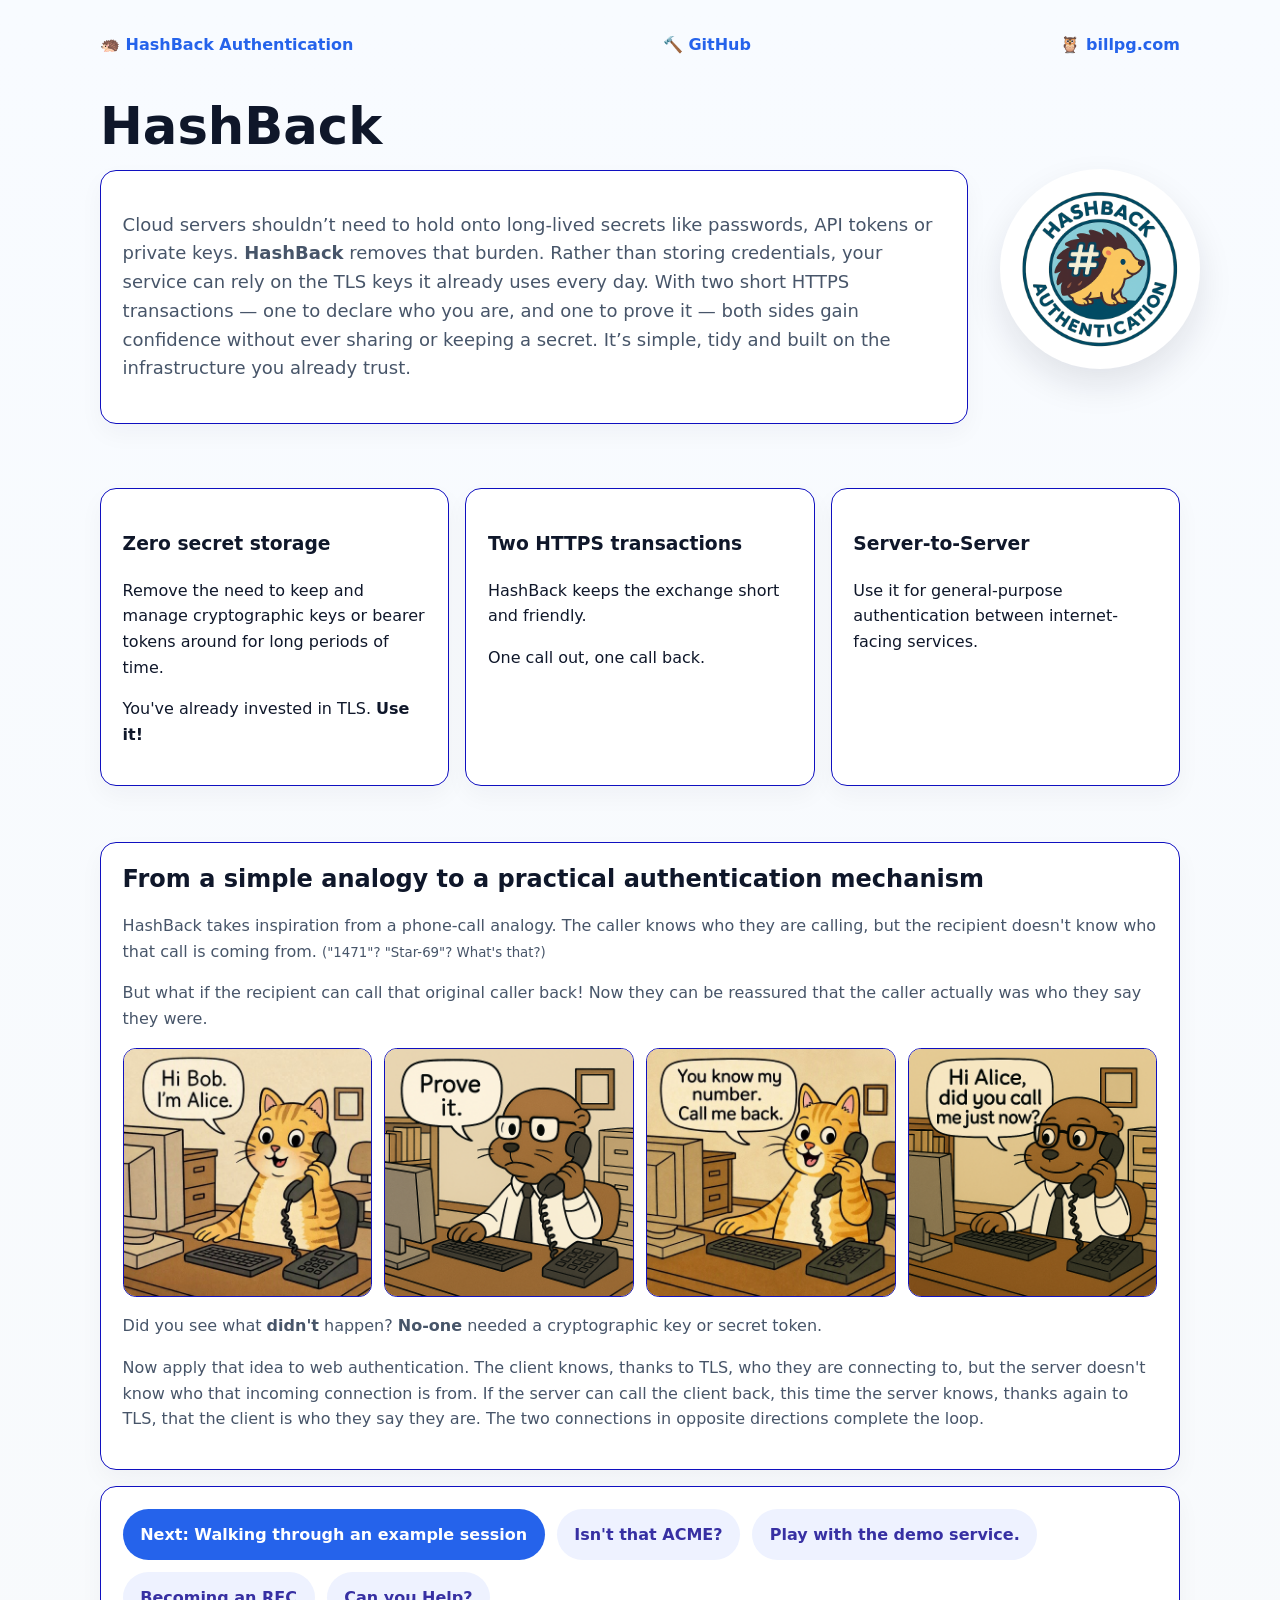
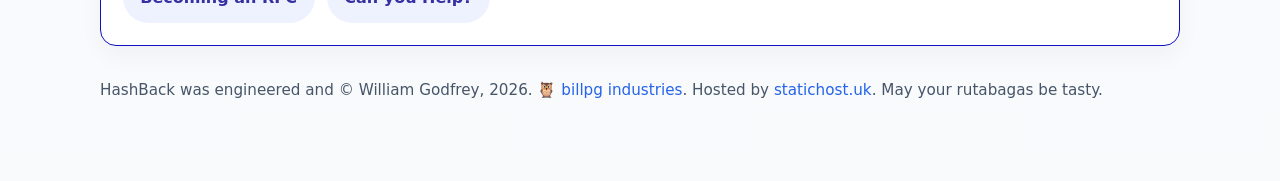
<file: www-hashback-dev/site/index.html>
<!doctype html>
<html lang="en">
  <head>
    <meta charset="utf-8" />
    <meta name="viewport" content="width=device-width,initial-scale=1" />
    <title>HashBack | Server-to-Server authentication without secret storage</title>
    <link rel="stylesheet" href="style.css" />
  </head>
  <body>
    <main class="container">
      <nav class="topbar">
        <a href=".">🦔 HashBack Authentication</a>
        <a href="https://github.com/billpg/HashBack" target="_blank">🔨 GitHub</a>
        <a href="https://billpg.com/" target="_blank">🦉 billpg.com</a>
      </nav>
      <section class="hero">
        <div>
          <h1>HashBack</h1>
          <div class="panel introduction">
            <p>Cloud servers shouldn’t need to hold onto long‑lived secrets like passwords, API tokens or
private keys. <strong>HashBack</strong> removes that burden. Rather than storing credentials, your
service can rely on the TLS keys it already uses every day. With two short HTTPS
transactions — one to declare who you are, and one to prove it — both sides gain
confidence without ever sharing or keeping a secret. It’s simple, tidy and built on the
infrastructure you already trust.</p>
          </div>
        </div>
        <img class="badge" src="HashBack-Badge-Logo.png" alt="HashBack Logo" />
      </section>
      <section class="cards">
        <article class="card">
          <h3 id="zero-secret-storage">Zero secret storage</h3>
          <p>Remove the need to keep and manage cryptographic keys or bearer tokens around for long
periods of time.</p>
          <p>You've already invested in TLS. <strong>Use it!</strong></p>
        </article>
        <article class="card">
          <h3 id="two-https-transactions">Two HTTPS transactions</h3>
          <p>HashBack keeps the exchange short and friendly.</p>
          <p>One call out, one call back.</p>
        </article>
        <article class="card">
          <h3 id="server-to-server">Server-to-Server</h3>
          <p>Use it for general-purpose authentication between internet-facing services.</p>
        </article>
      </section>
      <section class="panel">
        <h2 id="from-a-simple-analogy-to-a-practical-authentication-mechanism">From a simple analogy to a practical authentication mechanism</h2>
        <p>HashBack takes inspiration from a phone-call analogy. The caller knows who they are
calling, but the recipient doesn't know who that call is coming from. <small>("1471"?
"Star-69"? What's that?)</small></p>
        <p>But what if the recipient can call that original caller back! Now they can be reassured
that the caller actually was who they say they were.</p>
        <div class="gallery">
          <img src="PhoneCall-Frame-1.png" alt="Hi Bob. I'm Alice!" />
          <img src="PhoneCall-Frame-2.png" alt="Prove it." />
          <img src="PhoneCall-Frame-3.png" alt="You know my number. Call me back." />
          <img src="PhoneCall-Frame-4.png" alt="Hi Alice. Did you call me just now?" />
        </div>
        <p>Did you see what <strong>didn't</strong> happen? <strong>No-one</strong> needed a cryptographic key or secret token.</p>
        <p>Now apply that idea to web authentication. The client knows, thanks to TLS, who they are
connecting to, but the server doesn't know who that incoming connection is from. If the
server can call the client back, this time the server knows, thanks again to TLS, that the
client is who they say they are. The two connections in opposite directions complete the
loop.</p>
      </section>
      <section class="panel">
        <div class="btn-row">
          <a class="btn btn-primary" href="example.html">Next: Walking through an example session</a>
          <a class="btn btn-secondary" href="acme.html">Isn't that ACME?</a>
          <a class="btn btn-secondary" href="demo.html">Play with the demo service.</a>
          <a class="btn btn-secondary" href="rfc.html">Becoming an RFC</a>
          <a class="btn btn-secondary" href="help.html">Can you Help?</a>
        </div>
      </section>
      <p class="footer">
        <span>HashBack was engineered and © William Godfrey, 2026.</span>
        <span>
          <a href="https://billpg.com" target="_blank">🦉 billpg industries</a>.</span>
        <span>Hosted by <a href="https://statichost.uk" target="_blank">statichost.uk</a>.</span>
        <span>May your rutabagas be tasty.</span>
      </p>
    </main>
  </body>
</html>
</file>
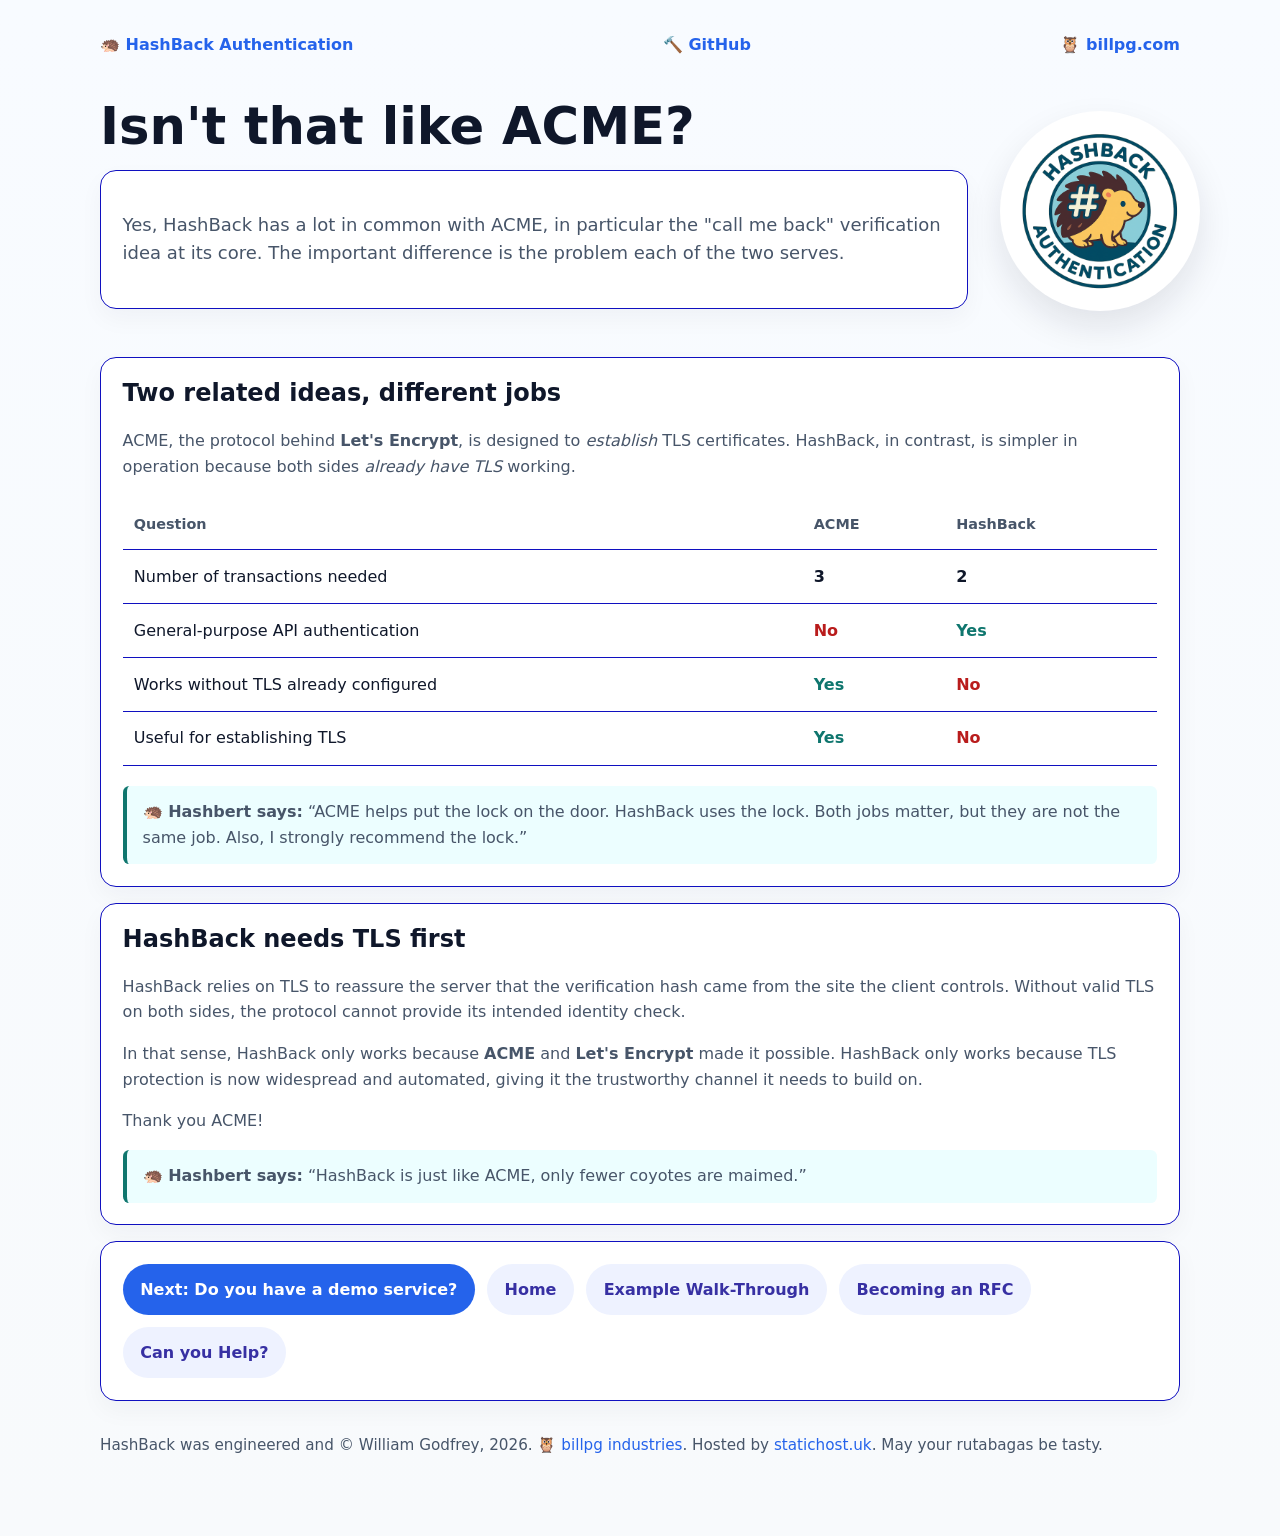
<file: www-hashback-dev/site/acme.html>
<!doctype html>
<html lang="en">
  <head>
    <meta charset="utf-8" />
    <meta name="viewport" content="width=device-width,initial-scale=1" />
    <title>HashBack | Isn't that ACME?</title>
    <link rel="stylesheet" href="style.css" />
  </head>
  <body>
    <main class="container">
      <nav class="topbar">
        <a href=".">🦔 HashBack Authentication</a>
        <a href="https://github.com/billpg/HashBack" target="_blank">🔨 GitHub</a>
        <a href="https://billpg.com/" target="_blank">🦉 billpg.com</a>
      </nav>
      <section class="hero">
        <div>
          <h1>Isn't that like ACME?</h1>
          <div class="panel introduction">
            <p>Yes, HashBack has a lot in common with ACME, in particular the "call me back" verification
idea at its core. The important difference is the problem each of the two serves.</p>
          </div>
        </div>
        <img class="badge" src="HashBack-Badge-Logo.png" alt="HashBack Logo" />
      </section>
      <section class="panel">
        <h2 id="two-related-ideas-different-jobs">Two related ideas, different jobs</h2>
        <p>ACME, the protocol behind <strong>Let's Encrypt</strong>, is designed to <em>establish</em> TLS certificates.
HashBack, in contrast, is simpler in operation because both sides <em>already have TLS</em>
working.</p>
        <table class="comparison">
          <thead>
            <tr>
              <th>Question</th>
              <th>ACME</th>
              <th>HashBack</th>
            </tr>
          </thead>
          <tbody>
            <tr>
              <td>Number of transactions needed</td>
              <td>3</td>
              <td>2</td>
            </tr>
            <tr>
              <td>General-purpose API authentication</td>
              <td class="no">No</td>
              <td class="yes">Yes</td>
            </tr>
            <tr>
              <td>Works without TLS already configured</td>
              <td class="yes">Yes</td>
              <td class="no">No</td>
            </tr>
            <tr>
              <td>Useful for establishing TLS</td>
              <td class="yes">Yes</td>
              <td class="no">No</td>
            </tr>
          </tbody>
        </table>
        <p class="hashbert">
          <strong>🦔 Hashbert says:</strong> “ACME helps put the lock on the door. HashBack uses the lock. Both jobs matter, but they are not the same job. Also, I strongly recommend the lock.”</p>
      </section>
      <section class="panel">
        <h2 id="hashback-needs-tls-first">HashBack needs TLS first</h2>
        <p>HashBack relies on TLS to reassure the server that the verification hash came from the
site the client controls. Without valid TLS on both sides, the protocol cannot provide its
intended identity check.</p>
        <p>In that sense, HashBack only works because <strong>ACME</strong> and <strong>Let's Encrypt</strong> made it
possible. HashBack only works because TLS protection is now widespread and automated,
giving it the trustworthy channel it needs to build on.</p>
        <p>Thank you ACME!</p>
        <p class="hashbert">
          <strong>🦔 Hashbert says:</strong> “HashBack is just like ACME, only fewer coyotes are maimed.”</p>
      </section>
      <section class="panel">
        <div class="btn-row">
          <a class="btn btn-primary" href="demo.html">Next: Do you have a demo service?</a>
          <a class="btn btn-secondary" href=".">Home</a>
          <a class="btn btn-secondary" href="example.html">Example Walk-Through</a>
          <a class="btn btn-secondary" href="rfc.html">Becoming an RFC</a>
          <a class="btn btn-secondary" href="help.html">Can you Help?</a>
        </div>
      </section>
      <p class="footer">
        <span>HashBack was engineered and © William Godfrey, 2026.</span>
        <span>
          <a href="https://billpg.com" target="_blank">🦉 billpg industries</a>.</span>
        <span>Hosted by <a href="https://statichost.uk" target="_blank">statichost.uk</a>.</span>
        <span>May your rutabagas be tasty.</span>
      </p>
    </main>
  </body>
</html>
</file>
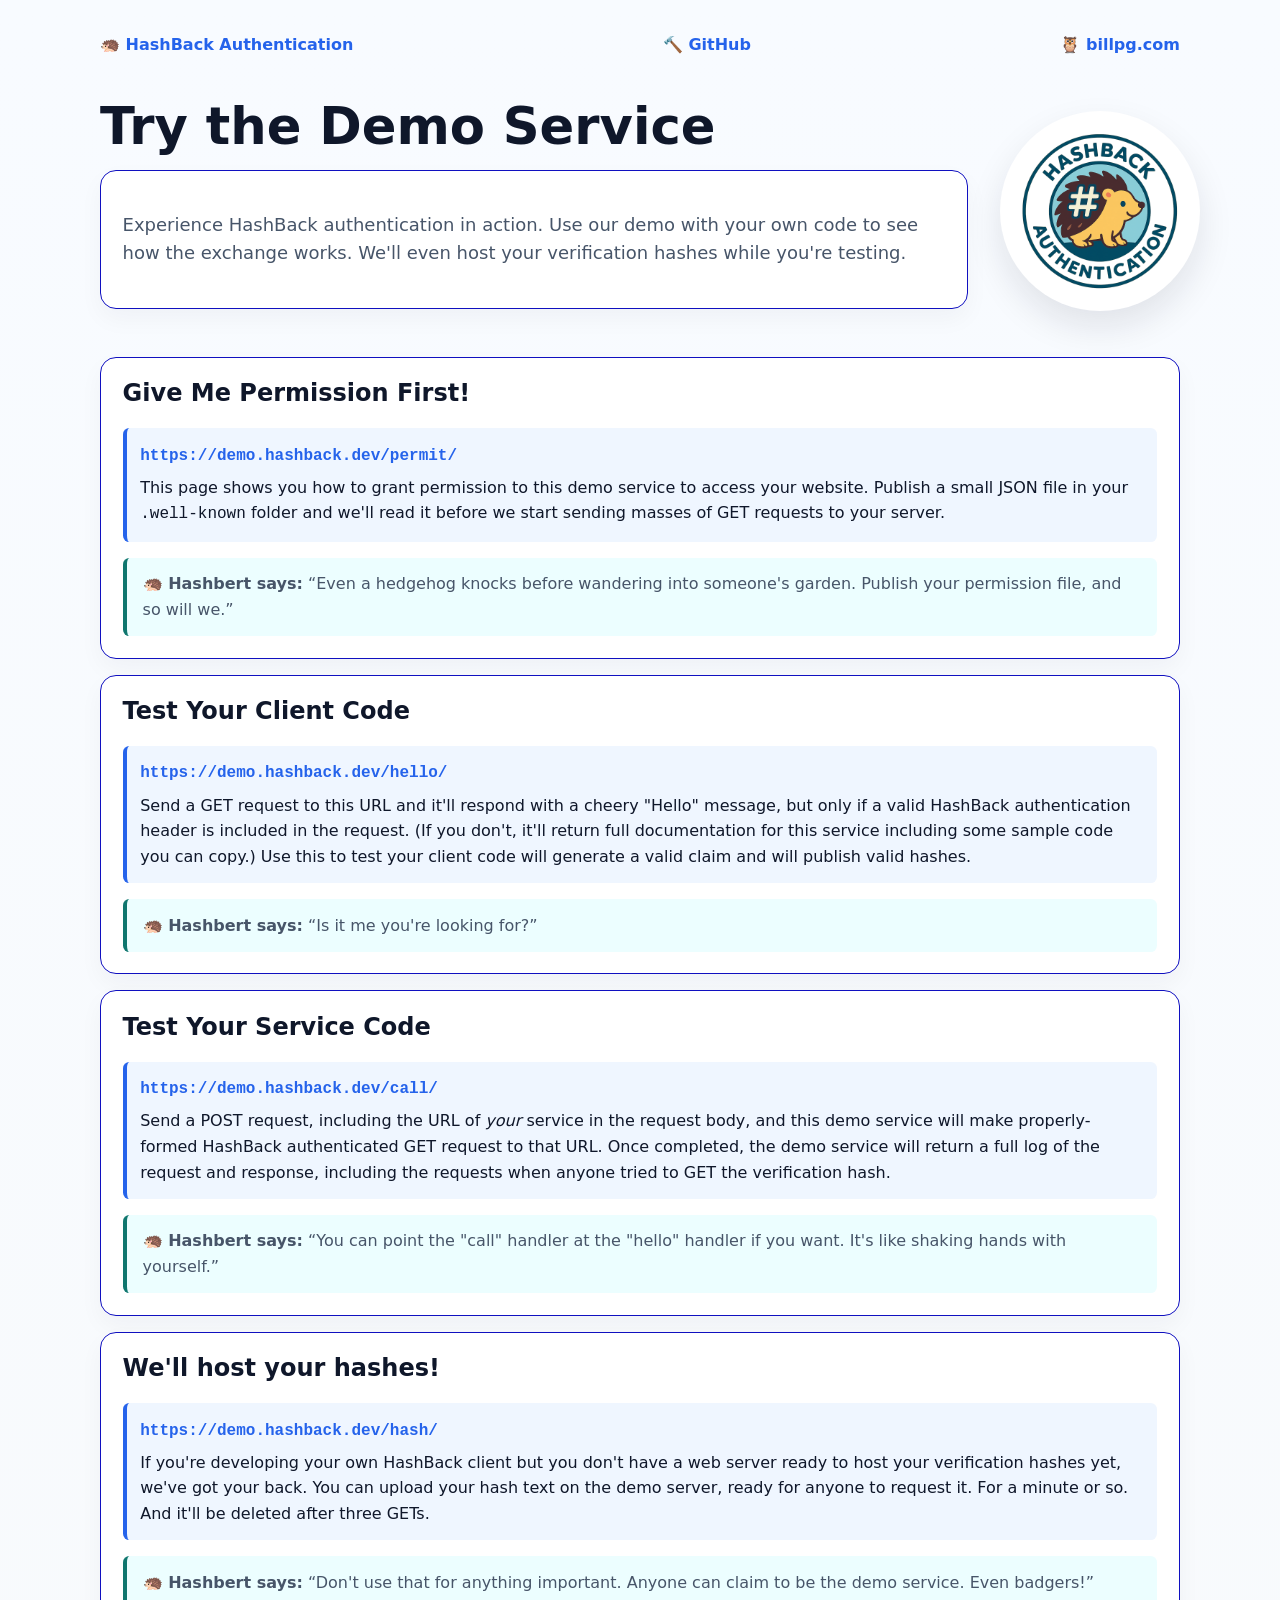
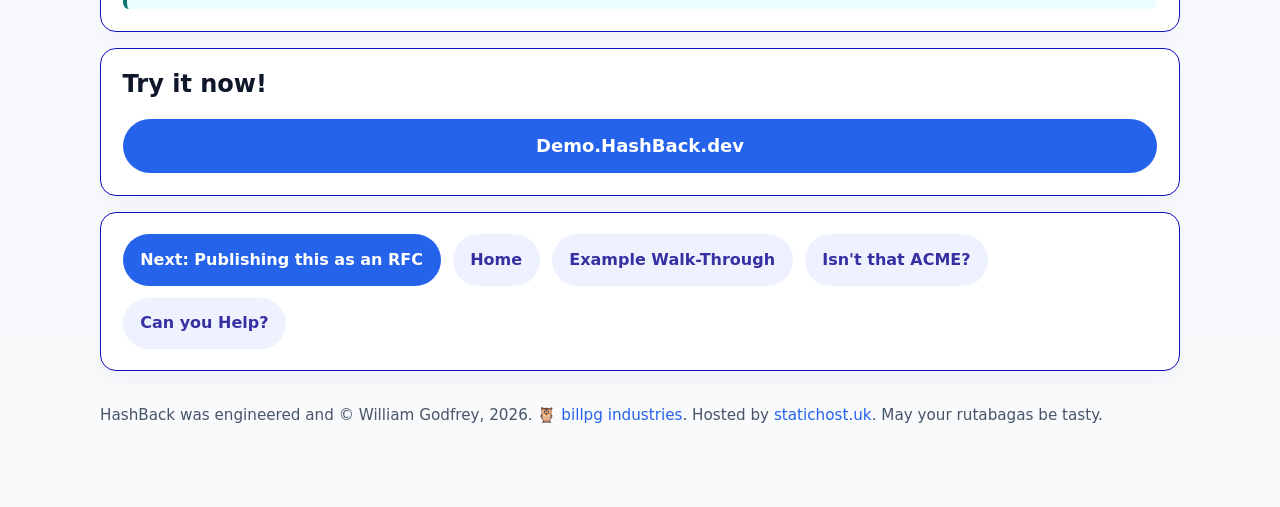
<file: www-hashback-dev/site/demo.html>
<!doctype html>
<html lang="en">
  <head>
    <meta charset="utf-8" />
    <meta name="viewport" content="width=device-width,initial-scale=1" />
    <title>HashBack | Demo Service</title>
    <link rel="stylesheet" href="style.css" />
  </head>
  <body>
    <main class="container">
      <nav class="topbar">
        <a href=".">🦔 HashBack Authentication</a>
        <a href="https://github.com/billpg/HashBack" target="_blank">🔨 GitHub</a>
        <a href="https://billpg.com/" target="_blank">🦉 billpg.com</a>
      </nav>
      <section class="hero">
        <div>
          <h1>Try the Demo Service</h1>
          <div class="panel introduction">
            <p>Experience HashBack authentication in action. Use our demo with your own code to see how
the exchange works. We'll even host your verification hashes while you're testing.</p>
          </div>
        </div>
        <img class="badge" src="HashBack-Badge-Logo.png" alt="HashBack Logo" />
      </section>
      <section class="panel">
        <h2 id="give-me-permission-first">Give Me Permission First!</h2>
        <div class="feature-item">
          <div>
            <strong>
              <code>
                <a href="https://demo.hashback.dev/permit/">https://demo.hashback.dev/permit/</a>
              </code>
            </strong>
          </div>
This page shows you how to grant permission to this demo service to access your website.
Publish a small JSON file in your <code>.well-known</code> folder and we'll read it before
we start sending masses of GET requests to your server.
</div>
        <p class="hashbert">
          <strong>🦔 Hashbert says:</strong> “Even a hedgehog knocks before wandering into someone's garden. Publish your permission file, and so will we.”</p>
      </section>
      <section class="panel">
        <h2 id="test-your-client-code">Test Your Client Code</h2>
        <div class="feature-item">
          <div>
            <strong>
              <code>
                <a href="https://demo.hashback.dev/hello/">https://demo.hashback.dev/hello/</a>
              </code>
            </strong>
          </div>
Send a GET request to this URL and it'll respond with a cheery "Hello" message, but only
if a valid HashBack authentication header is included in the request. (If you don't, it'll
return full documentation for this service including some sample code you can copy.) Use
this to test your client code will generate a valid claim and will publish valid hashes.
</div>
        <p class="hashbert">
          <strong>🦔 Hashbert says:</strong> “Is it me you're looking for?”</p>
      </section>
      <section class="panel">
        <h2 id="test-your-service-code">Test Your Service Code</h2>
        <div class="feature-item">
          <div>
            <strong>
              <code>
                <a href="https://demo.hashback.dev/call/">https://demo.hashback.dev/call/</a>
              </code>
            </strong>
          </div>
Send a POST request, including the URL of <i>your</i> service in the request body, and
this demo service will make properly-formed HashBack authenticated GET request to that
URL. Once completed, the demo service will return a full log of the request and response,
including the requests when anyone tried to GET the verification hash.
</div>
        <p class="hashbert">
          <strong>🦔 Hashbert says:</strong> “You can point the "call" handler at the "hello" handler if you want. It's like shaking hands with yourself.”</p>
      </section>
      <section class="panel">
        <h2 id="well-host-your-hashes">We'll host your hashes!</h2>
        <div class="feature-item">
          <div>
            <strong>
              <code>
                <a href="https://demo.hashback.dev/hash/">https://demo.hashback.dev/hash/</a>
              </code>
            </strong>
          </div>
If you're developing your own HashBack client but you don't have a web server ready to
host your verification hashes yet, we've got your back. You can upload your hash text on
the demo server, ready for anyone to request it. For a minute or so. And it'll be deleted
after three GETs.
</div>
        <p class="hashbert">
          <strong>🦔 Hashbert says:</strong> “Don't use that for anything important. Anyone can claim to be the demo service. Even badgers!”</p>
      </section>
      <section class="panel">
        <h2 id="try-it-now">Try it now!</h2>
        <div>
          <a class="btn btn-primary btn-big-center" href="https://demo.hashback.dev/" target="_blank">Demo.HashBack.dev</a>
        </div>
      </section>
      <section class="panel">
        <div class="btn-row">
          <a class="btn btn-primary" href="rfc.html">Next: Publishing this as an RFC</a>
          <a class="btn btn-secondary" href=".">Home</a>
          <a class="btn btn-secondary" href="example.html">Example Walk-Through</a>
          <a class="btn btn-secondary" href="acme.html">Isn't that ACME?</a>
          <a class="btn btn-secondary" href="help.html">Can you Help?</a>
        </div>
      </section>
      <p class="footer">
        <span>HashBack was engineered and © William Godfrey, 2026.</span>
        <span>
          <a href="https://billpg.com" target="_blank">🦉 billpg industries</a>.</span>
        <span>Hosted by <a href="https://statichost.uk" target="_blank">statichost.uk</a>.</span>
        <span>May your rutabagas be tasty.</span>
      </p>
    </main>
  </body>
</html>
</file>
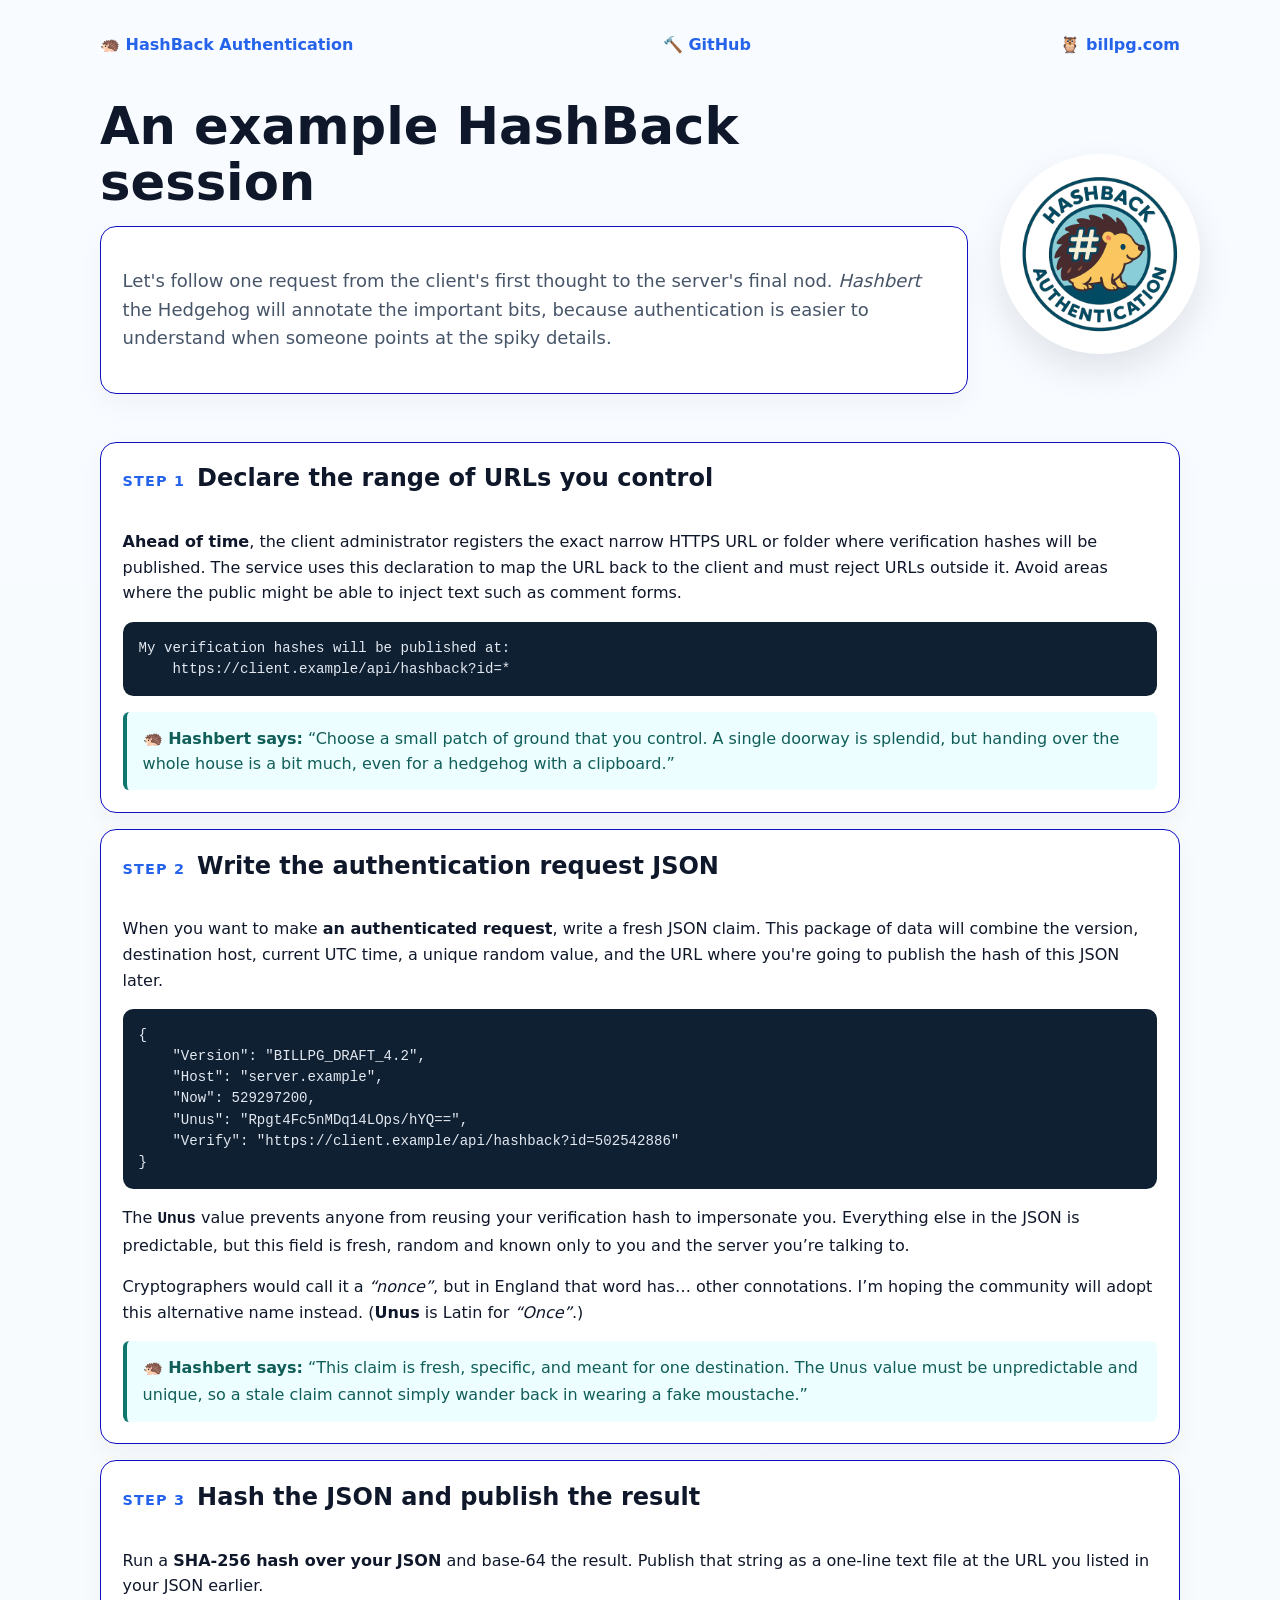
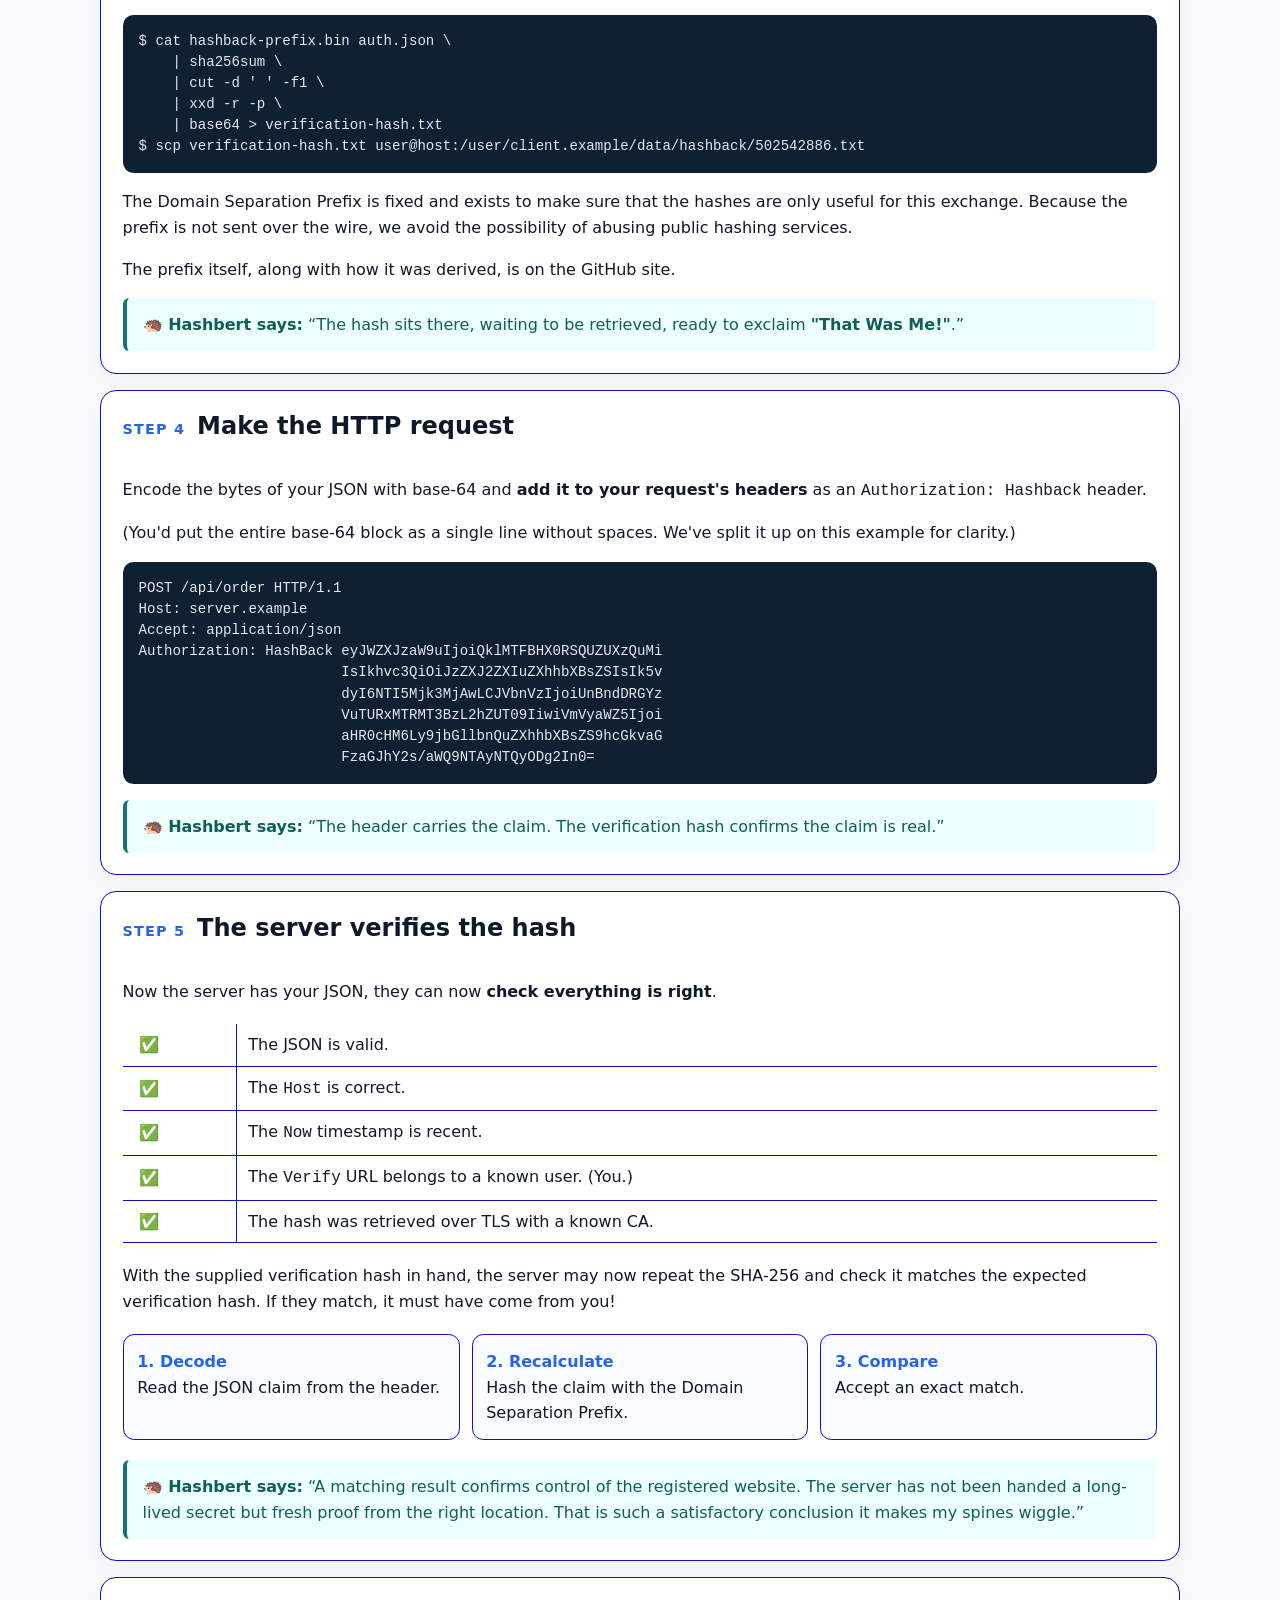
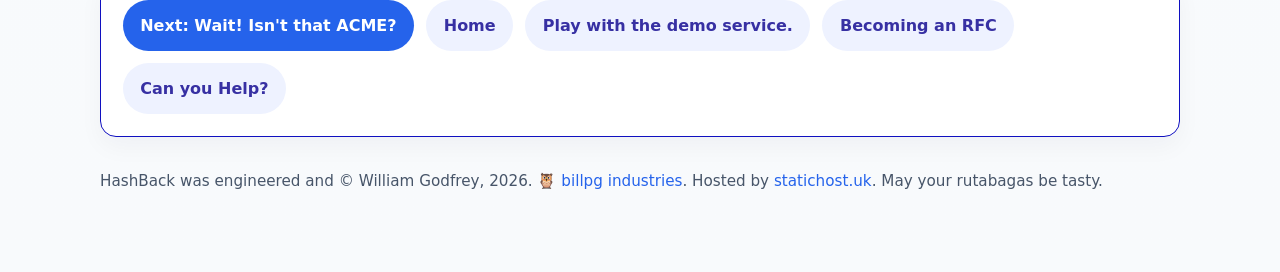
<file: www-hashback-dev/site/example.html>
<!doctype html>
<html lang="en">
  <head>
    <meta charset="utf-8" />
    <meta name="viewport" content="width=device-width,initial-scale=1" />
    <title>HashBack | An Example Session</title>
    <link rel="stylesheet" href="style.css" />
  </head>
  <body>
    <main class="container">
      <nav class="topbar">
        <a href=".">🦔 HashBack Authentication</a>
        <a href="https://github.com/billpg/HashBack" target="_blank">🔨 GitHub</a>
        <a href="https://billpg.com/" target="_blank">🦉 billpg.com</a>
      </nav>
      <section class="hero">
        <div>
          <h1>An example HashBack session</h1>
          <div class="panel introduction">
            <p>Let's follow one request from the client's first thought to the server's final nod.
<em>Hashbert</em> the Hedgehog will annotate the important bits, because authentication is
easier to understand when someone points at the spiky details.</p>
          </div>
        </div>
        <img class="badge" src="HashBack-Badge-Logo.png" alt="HashBack Logo" />
      </section>
      <article class="step">
        <div class="step-header">
          <span class="number">Step 1</span>
          <h2 id="declare-the-range-of-urls-you-control">Declare the range of URLs you control</h2>
        </div>
        <p>
          <strong>Ahead of time</strong>, the client administrator registers the exact narrow HTTPS URL or folder
where verification hashes will be published. The service uses this declaration to map the
URL back to the client and must reject URLs outside it. Avoid areas where the public might
be able to inject text such as comment forms.</p>
        <pre class="preprecode">My verification hashes will be published at:
    https://client.example/api/hashback?id=*
</pre>
        <p class="hashbert">
          <strong>🦔 Hashbert says:</strong> “Choose a small patch of ground that you control. A single doorway is splendid, but handing over the whole house is a bit much, even for a hedgehog with a clipboard.”</p>
      </article>
      <article class="step">
        <div class="step-header">
          <span class="number">Step 2</span>
          <h2 id="write-the-authentication-request-json">Write the authentication request JSON</h2>
        </div>
        <p>When you want to make <strong>an authenticated request</strong>, write a fresh JSON claim. This package
of data will combine the version, destination host, current UTC time, a unique random
value, and the URL where you're going to publish the hash of this JSON later.</p>
        <pre class="preprecode">{
    "Version": "BILLPG_DRAFT_4.2",
    "Host": "server.example",
    "Now": 529297200,
    "Unus": "Rpgt4Fc5nMDq14LOps/hYQ==",
    "Verify": "https://client.example/api/hashback?id=502542886"
}
</pre>
        <p>The <strong><code>Unus</code></strong> value prevents anyone from reusing your verification hash to impersonate
you. Everything else in the JSON is predictable, but this field is fresh, random and known
only to you and the server you’re talking to.</p>
        <p>Cryptographers would call it a <em>“nonce”</em>, but in England that word has… other
connotations. I’m hoping the community will adopt this alternative name instead.
(<strong>Unus</strong> is Latin for <em>“Once”</em>.)</p>
        <p class="hashbert">
          <strong>🦔 Hashbert says:</strong> “This claim is fresh, specific, and meant for one destination. The <code>Unus</code> value must be unpredictable and unique, so a stale claim cannot simply wander back in wearing a fake moustache.”</p>
      </article>
      <article class="step">
        <div class="step-header">
          <span class="number">Step 3</span>
          <h2 id="hash-the-json-and-publish-the-result">Hash the JSON and publish the result</h2>
        </div>
        <p>Run a <strong>SHA-256 hash over your JSON</strong> and base-64 the result. Publish that string
as a one-line text file at the URL you listed in your JSON earlier.</p>
        <pre class="preprecode">$ cat hashback-prefix.bin auth.json \
    | sha256sum \
    | cut -d ' ' -f1 \
    | xxd -r -p \
    | base64 &gt; verification-hash.txt
$ scp verification-hash.txt user@host:/user/client.example/data/hashback/502542886.txt
</pre>
        <p>The Domain Separation Prefix is fixed and exists to make sure that the hashes are only useful for this
exchange. Because the prefix is not sent over the wire, we avoid the possibility of abusing
public hashing services.</p>
        <p>The prefix itself, along with how it was derived, is on the GitHub site.</p>
        <p class="hashbert">
          <strong>🦔 Hashbert says:</strong> “The hash sits there, waiting to be retrieved, ready to exclaim <b>"That Was Me!"</b>.”</p>
      </article>
      <article class="step">
        <div class="step-header">
          <span class="number">Step 4</span>
          <h2 id="make-the-http-request">Make the HTTP request</h2>
        </div>
        <p>Encode the bytes of your JSON with base-64 and <strong>add it to your request's headers</strong> as an
<code>Authorization: Hashback</code> header.</p>
        <p>(You'd put the entire base-64 block as a single line without spaces. We've split it up on
this example for clarity.)</p>
        <pre class="preprecode">POST /api/order HTTP/1.1
Host: server.example
Accept: application/json
Authorization: HashBack eyJWZXJzaW9uIjoiQklMTFBHX0RSQUZUXzQuMi
                        IsIkhvc3QiOiJzZXJ2ZXIuZXhhbXBsZSIsIk5v
                        dyI6NTI5Mjk3MjAwLCJVbnVzIjoiUnBndDRGYz
                        VuTURxMTRMT3BzL2hZUT09IiwiVmVyaWZ5Ijoi
                        aHR0cHM6Ly9jbGllbnQuZXhhbXBsZS9hcGkvaG
                        FzaGJhY2s/aWQ9NTAyNTQyODg2In0=
</pre>
        <p class="hashbert">
          <strong>🦔 Hashbert says:</strong> “The header carries the claim. The verification hash confirms the claim is real.”</p>
      </article>
      <article class="step">
        <div class="step-header">
          <span class="number">Step 5</span>
          <h2 id="the-server-verifies-the-hash">The server verifies the hash</h2>
        </div>
        <p>Now the server has your JSON, they can now <strong>check everything is right</strong>.</p>
        <table class="checklist" border="0">
          <tr>
            <td> ✅ </td>
            <td>The JSON is valid.</td>
          </tr>
          <tr>
            <td> ✅ </td>
            <td>The <code>Host</code> is correct.</td>
          </tr>
          <tr>
            <td> ✅ </td>
            <td>The <code>Now</code> timestamp is recent.</td>
          </tr>
          <tr>
            <td> ✅ </td>
            <td>The <code>Verify</code> URL belongs to a known user. (You.)</td>
          </tr>
          <tr>
            <td> ✅ </td>
            <td>The hash was retrieved over TLS with a known CA.</td>
          </tr>
        </table>
        <p>With the supplied verification hash in hand, the server may now repeat the SHA-256
and check it matches the expected verification hash. If they match, it must have come from
you!</p>
        <div class="flow">
          <div>
            <strong>1. Decode</strong> Read the JSON claim from the header.</div>
          <div>
            <strong>2. Recalculate</strong> Hash the claim with the Domain Separation Prefix.</div>
          <div>
            <strong>3. Compare</strong> Accept an exact match.</div>
        </div>
        <p class="hashbert">
          <strong>🦔 Hashbert says:</strong> “A matching result confirms control of the registered website. The server has not been handed a long-lived secret but fresh proof from the right location. That is such a satisfactory conclusion it makes my spines wiggle.”</p>
      </article>
      <section class="panel">
        <div class="btn-row">
          <a class="btn btn-primary" href="acme.html">Next: Wait! Isn't that ACME?</a>
          <a class="btn btn-secondary" href=".">Home</a>
          <a class="btn btn-secondary" href="demo.html">Play with the demo service.</a>
          <a class="btn btn-secondary" href="rfc.html">Becoming an RFC</a>
          <a class="btn btn-secondary" href="help.html">Can you Help?</a>
        </div>
      </section>
      <p class="footer">
        <span>HashBack was engineered and © William Godfrey, 2026.</span>
        <span>
          <a href="https://billpg.com" target="_blank">🦉 billpg industries</a>.</span>
        <span>Hosted by <a href="https://statichost.uk" target="_blank">statichost.uk</a>.</span>
        <span>May your rutabagas be tasty.</span>
      </p>
    </main>
  </body>
</html>
</file>
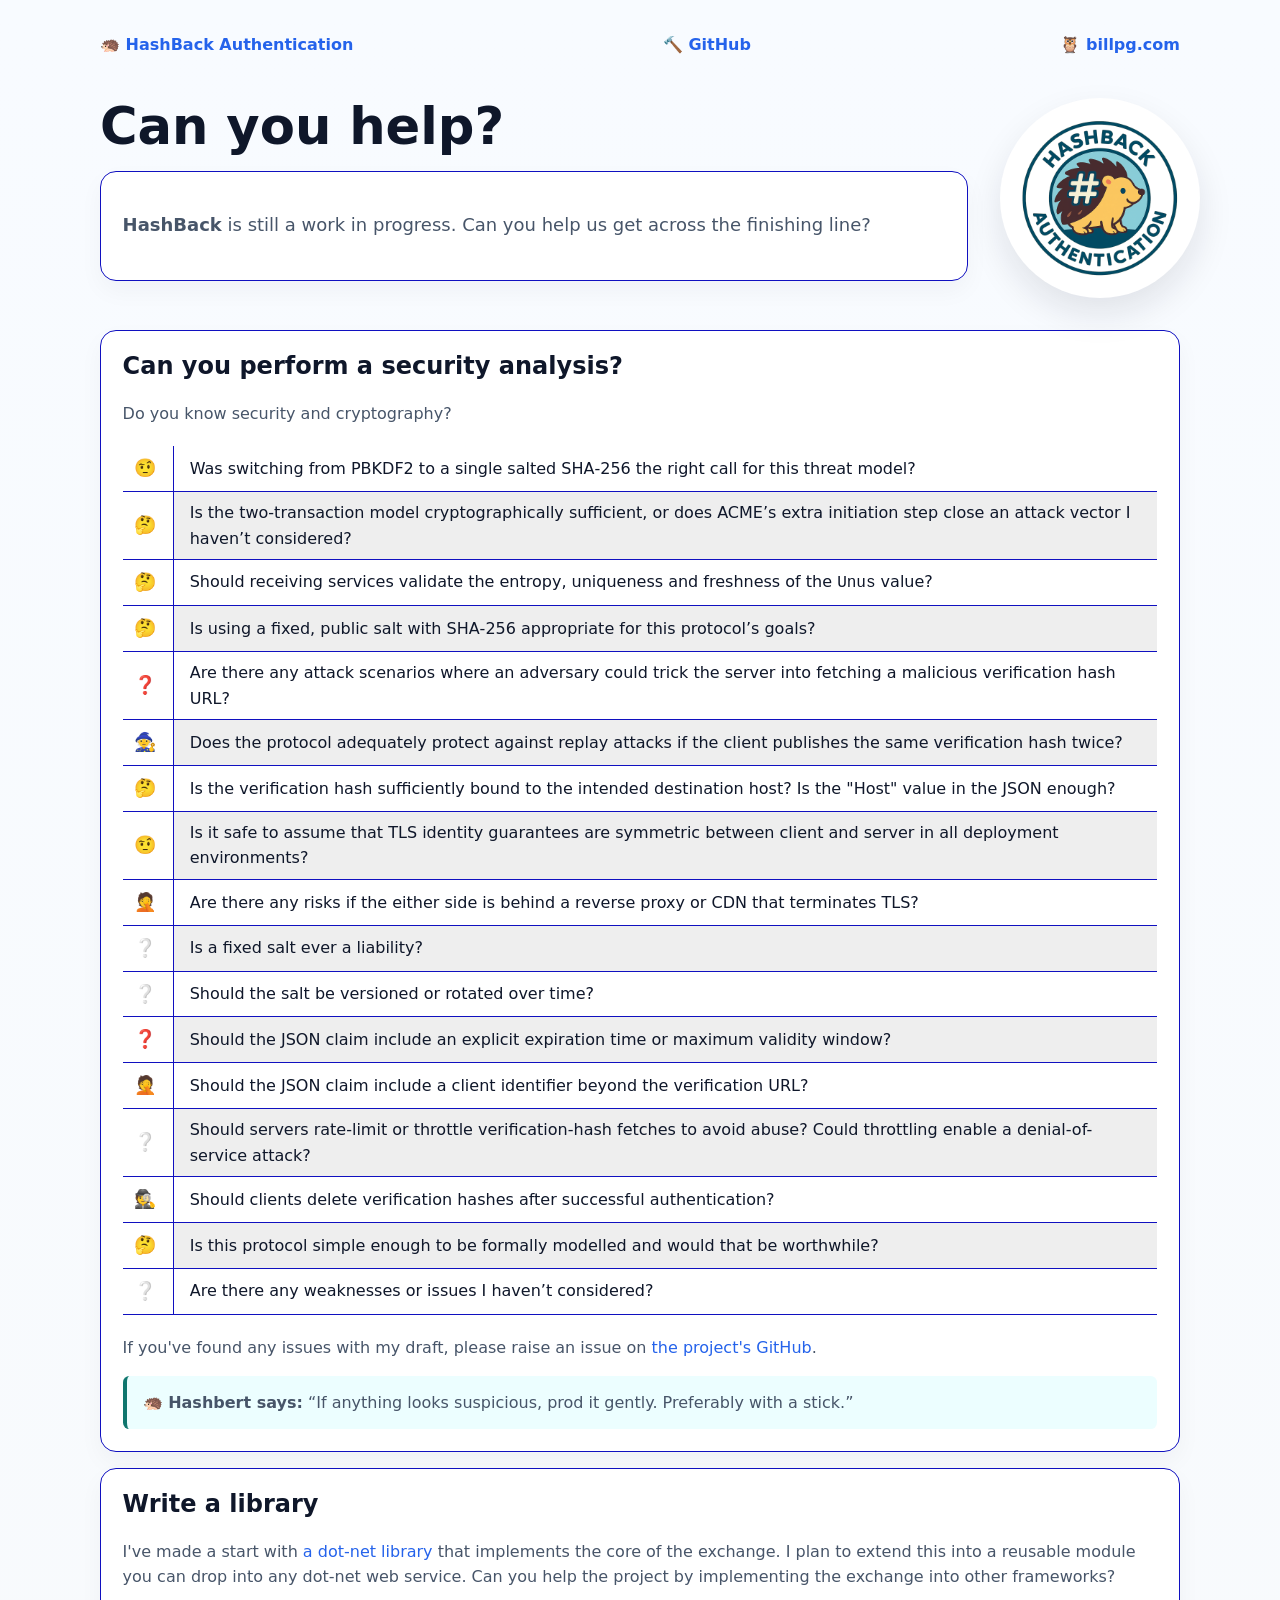
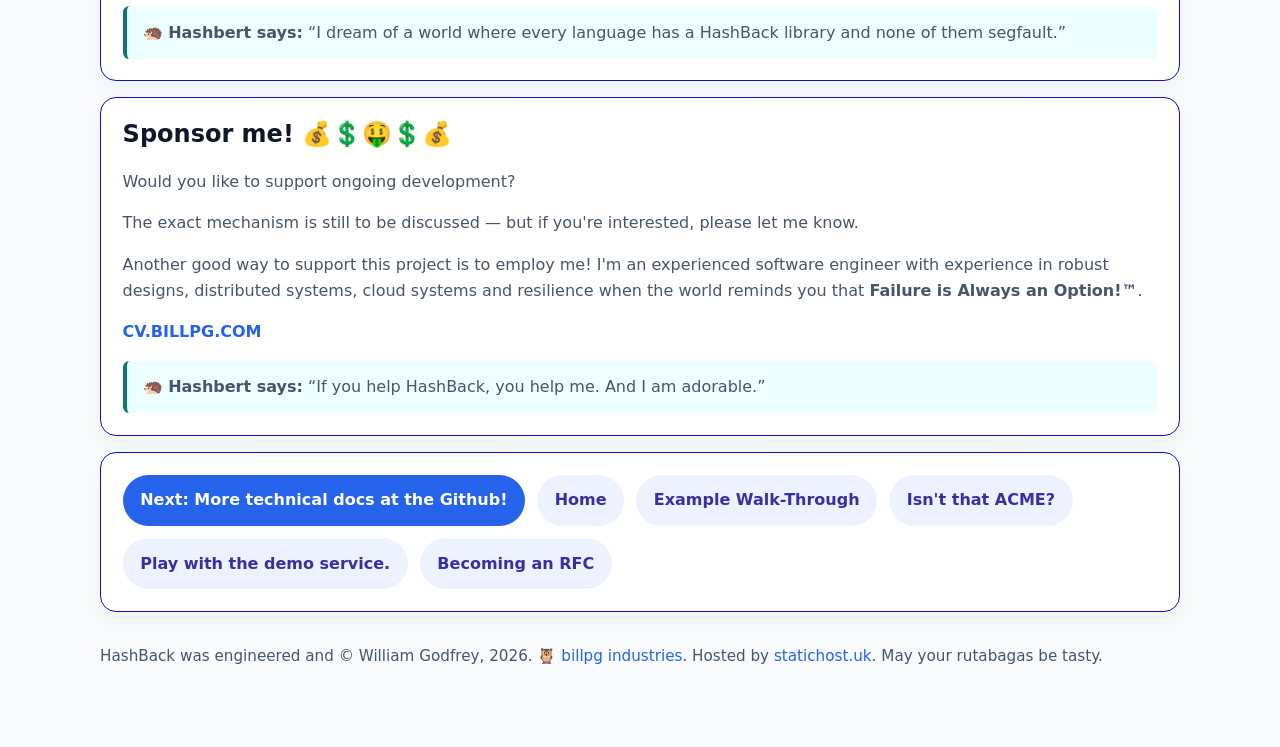
<file: www-hashback-dev/site/help.html>
<!doctype html>
<html lang="en">
  <head>
    <meta charset="utf-8" />
    <meta name="viewport" content="width=device-width,initial-scale=1" />
    <title>HashBack | Can you help?</title>
    <link rel="stylesheet" href="style.css" />
  </head>
  <body>
    <main class="container">
      <nav class="topbar">
        <a href=".">🦔 HashBack Authentication</a>
        <a href="https://github.com/billpg/HashBack" target="_blank">🔨 GitHub</a>
        <a href="https://billpg.com/" target="_blank">🦉 billpg.com</a>
      </nav>
      <section class="hero">
        <div>
          <h1>Can you help?</h1>
          <div class="panel introduction">
            <p>
              <strong>HashBack</strong> is still a work in progress. Can you help us get across the finishing line?</p>
          </div>
        </div>
        <img class="badge" src="HashBack-Badge-Logo.png" alt="HashBack Logo" />
      </section>
      <section class="panel">
        <h2 id="can-you-perform-a-security-analysis">Can you perform a security analysis?</h2>
        <p>Do you know security and cryptography?</p>
        <table class="questions" border="0">
          <tr>
            <td valign="middle" class="questionmark">🤨 </td>
            <td class="questions-evenrow">Was switching from PBKDF2 to a single salted SHA‑256 the right call for this threat model?</td>
          </tr>
          <tr>
            <td valign="middle" class="questionmark">🤔 </td>
            <td class="questions-oddrow">Is the two‑transaction model cryptographically sufficient, or does ACME’s extra initiation step close an attack vector I haven’t considered?</td>
          </tr>
          <tr>
            <td valign="middle" class="questionmark">🤔 </td>
            <td class="questions-evenrow">Should receiving services validate the entropy, uniqueness and freshness of the <code>Unus</code> value?</td>
          </tr>
          <tr>
            <td valign="middle" class="questionmark">🤔 </td>
            <td class="questions-oddrow">Is using a fixed, public salt with SHA‑256 appropriate for this protocol’s goals?</td>
          </tr>
          <tr>
            <td valign="middle" class="questionmark">❓ </td>
            <td class="questions-evenrow">Are there any attack scenarios where an adversary could trick the server into fetching a malicious verification hash URL?</td>
          </tr>
          <tr>
            <td valign="middle" class="questionmark">🧙‍ </td>
            <td class="questions-oddrow">Does the protocol adequately protect against replay attacks if the client publishes the same verification hash twice?</td>
          </tr>
          <tr>
            <td valign="middle" class="questionmark">🤔 </td>
            <td class="questions-evenrow">Is the verification hash sufficiently bound to the intended destination host? Is the "Host" value in the JSON enough?</td>
          </tr>
          <tr>
            <td valign="middle" class="questionmark">🤨 </td>
            <td class="questions-oddrow">Is it safe to assume that TLS identity guarantees are symmetric between client and server in all deployment environments?</td>
          </tr>
          <tr>
            <td valign="middle" class="questionmark">🤦‍ </td>
            <td class="questions-evenrow">Are there any risks if the either side is behind a reverse proxy or CDN that terminates TLS?</td>
          </tr>
          <tr>
            <td valign="middle" class="questionmark">❔ </td>
            <td class="questions-oddrow">Is a fixed salt ever a liability?</td>
          </tr>
          <tr>
            <td valign="middle" class="questionmark">❔ </td>
            <td class="questions-evenrow">Should the salt be versioned or rotated over time?</td>
          </tr>
          <tr>
            <td valign="middle" class="questionmark">❓ </td>
            <td class="questions-oddrow">Should the JSON claim include an explicit expiration time or maximum validity window?</td>
          </tr>
          <tr>
            <td valign="middle" class="questionmark">🤦‍ </td>
            <td class="questions-evenrow">Should the JSON claim include a client identifier beyond the verification URL?</td>
          </tr>
          <tr>
            <td valign="middle" class="questionmark">❔ </td>
            <td class="questions-oddrow">Should servers rate‑limit or throttle verification‑hash fetches to avoid abuse? Could throttling enable a denial-of-service attack?</td>
          </tr>
          <tr>
            <td valign="middle" class="questionmark">🕵️‍ </td>
            <td class="questions-evenrow">Should clients delete verification hashes after successful authentication?</td>
          </tr>
          <tr>
            <td valign="middle" class="questionmark">🤔 </td>
            <td class="questions-oddrow">Is this protocol simple enough to be formally modelled and would that be worthwhile?</td>
          </tr>
          <tr>
            <td valign="middle" class="questionmark">❔ </td>
            <td class="questions-evenrow">Are there any weaknesses or issues I haven’t considered?</td>
          </tr>
        </table>
        <p>If you've found any issues with my draft, please raise an issue on
<a href="https://github.com/billpg/HashBack">the project's GitHub</a>.</p>
        <p class="hashbert">
          <strong>🦔 Hashbert says:</strong> “If anything looks suspicious, prod it gently. Preferably with a stick.”</p>
      </section>
      <section class="panel">
        <h2 id="write-a-library">Write a library</h2>
        <p>I've made a start with <a href="https://github.com/billpg/HashBack/tree/main/billpg.HashBackCore">a dot-net library</a>
that implements the core of the exchange. I plan to extend this into a reusable module you
can drop into any dot-net web service. Can you help the project by implementing the
exchange into other frameworks?</p>
        <p class="hashbert">
          <strong>🦔 Hashbert says:</strong> “I dream of a world where every language has a HashBack library and none of them segfault.”</p>
      </section>
      <section class="panel">
        <h2 id="sponsor-me">Sponsor me! 💰💲🤑💲💰</h2>
        <p>Would you like to support ongoing development?</p>
        <p>The exact mechanism is still to be discussed — but if you're interested, please let me
know.</p>
        <p>Another good way to support this project is to employ me! I'm an experienced software
engineer with experience in robust designs, distributed systems, cloud systems and
resilience when the world reminds you that <strong>Failure is Always an Option!™</strong>.</p>
        <p>
          <strong>
            <a href="https://cv.billpg.com/">CV.BILLPG.COM</a>
          </strong>
        </p>
        <p class="hashbert">
          <strong>🦔 Hashbert says:</strong> “If you help HashBack, you help me. And I am adorable.”</p>
      </section>
      <section class="panel">
        <div class="btn-row">
          <a class="btn btn-primary" href="https://github.com/billpg/HashBack/">Next: More technical docs at the Github!</a>
          <a class="btn btn-secondary" href=".">Home</a>
          <a class="btn btn-secondary" href="example.html">Example Walk-Through</a>
          <a class="btn btn-secondary" href="acme.html">Isn't that ACME?</a>
          <a class="btn btn-secondary" href="demo.html">Play with the demo service.</a>
          <a class="btn btn-secondary" href="rfc.html">Becoming an RFC</a>
        </div>
      </section>
      <p class="footer">
        <span>HashBack was engineered and © William Godfrey, 2026.</span>
        <span>
          <a href="https://billpg.com" target="_blank">🦉 billpg industries</a>.</span>
        <span>Hosted by <a href="https://statichost.uk" target="_blank">statichost.uk</a>.</span>
        <span>May your rutabagas be tasty.</span>
      </p>
    </main>
  </body>
</html>
</file>
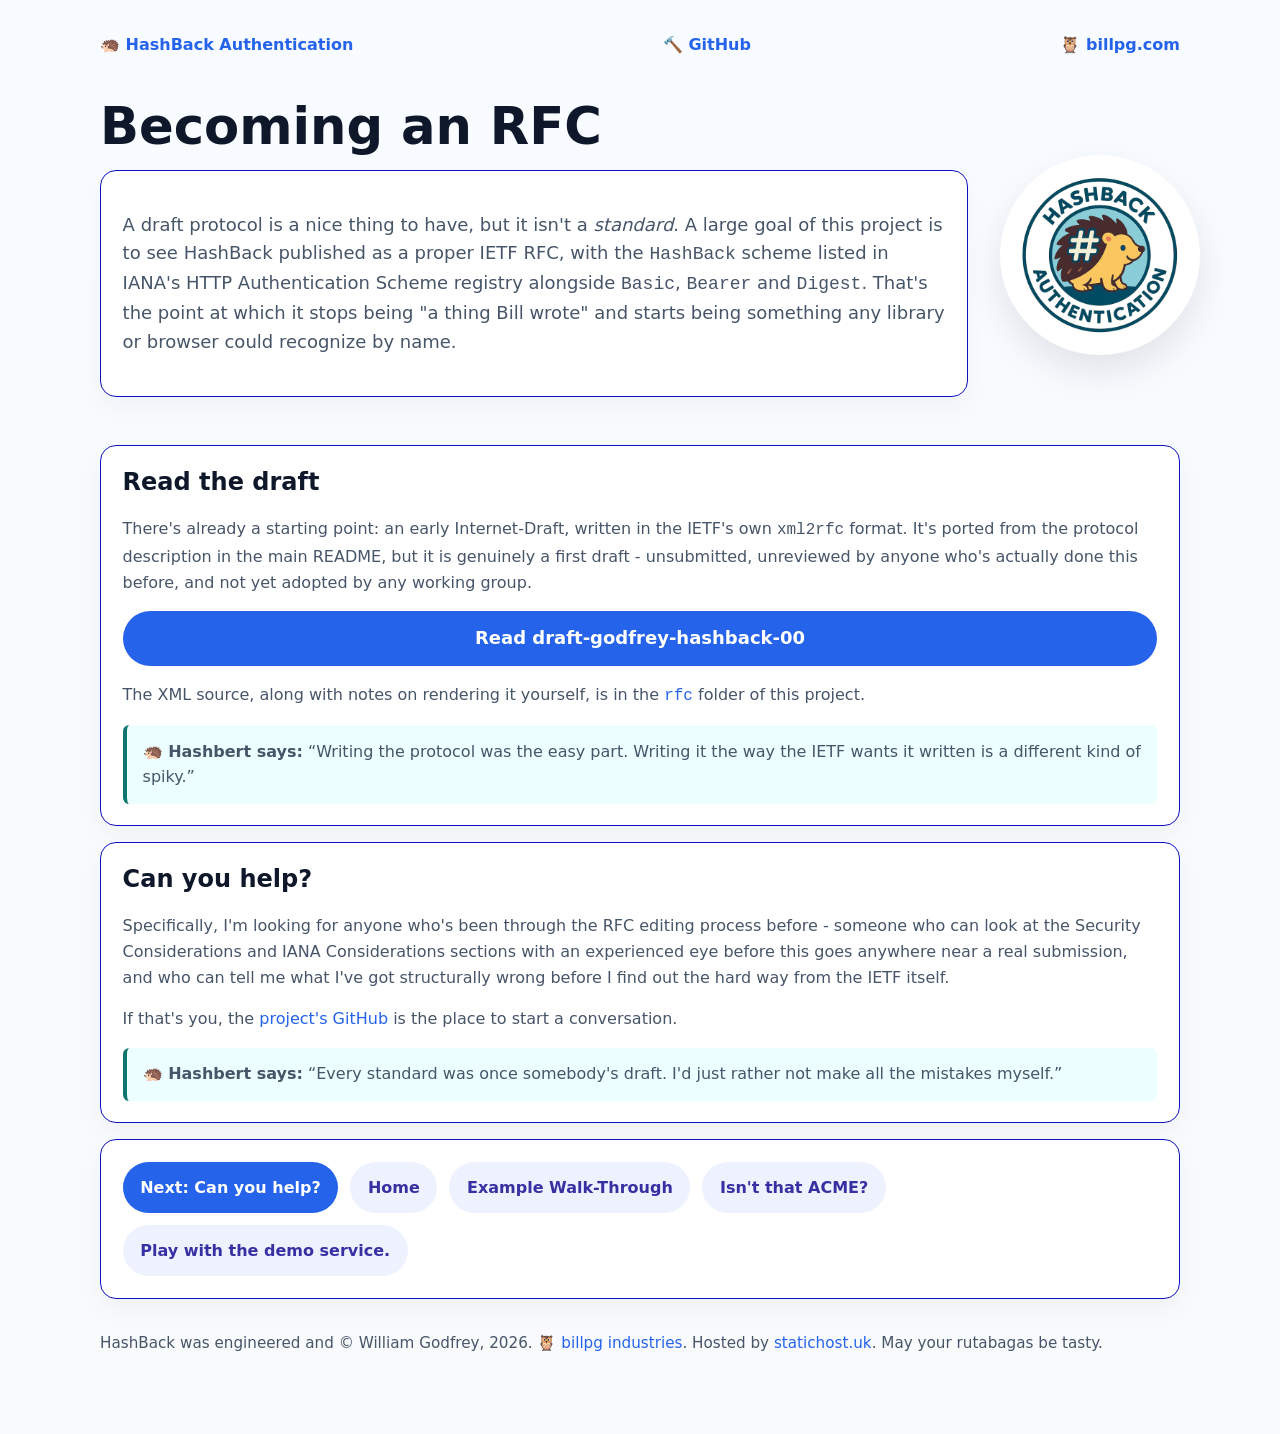
<file: www-hashback-dev/site/rfc.html>
<!doctype html>
<html lang="en">
  <head>
    <meta charset="utf-8" />
    <meta name="viewport" content="width=device-width,initial-scale=1" />
    <title>HashBack | Becoming an RFC</title>
    <link rel="stylesheet" href="style.css" />
  </head>
  <body>
    <main class="container">
      <nav class="topbar">
        <a href=".">🦔 HashBack Authentication</a>
        <a href="https://github.com/billpg/HashBack" target="_blank">🔨 GitHub</a>
        <a href="https://billpg.com/" target="_blank">🦉 billpg.com</a>
      </nav>
      <section class="hero">
        <div>
          <h1>Becoming an RFC</h1>
          <div class="panel introduction">
            <p>A draft protocol is a nice thing to have, but it isn't a <em>standard</em>. A large goal of this
project is to see HashBack published as a proper IETF RFC, with the <code>HashBack</code> scheme
listed in IANA's HTTP Authentication Scheme registry alongside <code>Basic</code>, <code>Bearer</code> and
<code>Digest</code>. That's the point at which it stops being "a thing Bill wrote" and starts being
something any library or browser could recognize by name.</p>
          </div>
        </div>
        <img class="badge" src="HashBack-Badge-Logo.png" alt="HashBack Logo" />
      </section>
      <section class="panel">
        <h2 id="read-the-draft">Read the draft</h2>
        <p>There's already a starting point: an early Internet-Draft, written in the IETF's own
<code>xml2rfc</code> format. It's ported from the protocol description in the main README, but it
is genuinely a first draft - unsubmitted, unreviewed by anyone who's actually done this
before, and not yet adopted by any working group.</p>
        <div>
          <a class="btn btn-primary btn-big-center" href="draft-godfrey-hashback-00.html" target="_blank">Read draft-godfrey-hashback-00</a>
        </div>
        <p>The XML source, along with notes on rendering it yourself, is in the
<a href="https://github.com/billpg/HashBack/tree/main/rfc"><code>rfc</code></a> folder of this project.</p>
        <p class="hashbert">
          <strong>🦔 Hashbert says:</strong> “Writing the protocol was the easy part. Writing it the way the IETF wants it written is a different kind of spiky.”</p>
      </section>
      <section class="panel">
        <h2 id="can-you-help">Can you help?</h2>
        <p>Specifically, I'm looking for anyone who's been through the RFC editing process before -
someone who can look at the Security Considerations and IANA Considerations sections with
an experienced eye before this goes anywhere near a real submission, and who can tell me
what I've got structurally wrong before I find out the hard way from the IETF itself.</p>
        <p>If that's you, the <a href="https://github.com/billpg/HashBack">project's GitHub</a> is the place to
start a conversation.</p>
        <p class="hashbert">
          <strong>🦔 Hashbert says:</strong> “Every standard was once somebody's draft. I'd just rather not make all the mistakes myself.”</p>
      </section>
      <section class="panel">
        <div class="btn-row">
          <a class="btn btn-primary" href="help.html">Next: Can you help?</a>
          <a class="btn btn-secondary" href=".">Home</a>
          <a class="btn btn-secondary" href="example.html">Example Walk-Through</a>
          <a class="btn btn-secondary" href="acme.html">Isn't that ACME?</a>
          <a class="btn btn-secondary" href="demo.html">Play with the demo service.</a>
        </div>
      </section>
      <p class="footer">
        <span>HashBack was engineered and © William Godfrey, 2026.</span>
        <span>
          <a href="https://billpg.com" target="_blank">🦉 billpg industries</a>.</span>
        <span>Hosted by <a href="https://statichost.uk" target="_blank">statichost.uk</a>.</span>
        <span>May your rutabagas be tasty.</span>
      </p>
    </main>
  </body>
</html>
</file>
<file: www-hashback-dev/site/style.css>
/* Theme variables */
:root {
    color-scheme: light;
    --bg: #f8fafc;
    --panel: #ffffff;
    --tableoddrow: #eeeeee;
    --ink: #0f172a;
    --muted: #475569;
    --accent: #2563eb;
    --teal: #0f766e;
    --border: #1010C0;
    --code: #102033;
}

/* Base */
* { box-sizing: border-box; }

body {
  margin: 0;
  font-family: Inter, ui-sans-serif, system-ui, -apple-system, BlinkMacSystemFont, "Segoe UI", sans-serif;
  background: linear-gradient(180deg, #f8fbff 0%, var(--bg) 100%);
  color: var(--ink);
  line-height: 1.6;
}

a { color: var(--accent); text-decoration: none; }
code { font-family: "SFMono-Regular", Consolas, "Liberation Mono", monospace; }

.container {
  max-width: 1120px;
  margin: 0 auto;
  padding: 2rem 1.25rem 4rem;
}

h1 {
  font-size: clamp(2rem, 4vw, 3.2rem);
  line-height: 1.1;
  margin: 0 0 1rem;
}

h2 { line-height: 1.2; margin-top: 0; }

/* Buttons */
.btn-row {
  display: flex;
  flex-wrap: wrap;
  gap: 0.75rem;
}

.btn {
  display: inline-block;
  padding: 0.8rem 1.1rem;
  border-radius: 999px;
  font-weight: 600;
}

.btn-primary { background: var(--accent); color: white; }
.btn-secondary { background: #eef2ff; color: #3730a3; }

.btn-big-center {
    font-size: large;
    display: block;
    text-align: center;
    margin: 0 auto;
}

/* Layout: Topbar & Hero */
.topbar {
    display: flex;
    justify-content: space-between;
    gap: 1rem;
    align-items: center;
    margin-bottom: 2.5rem;
}

.topbar a { font-weight: 700; }

.hero {
  display: grid;
  grid-template-columns: 1fr 180px;
  gap: 2rem;
  align-items: center;
  margin-bottom: 2rem;
}

.hero p { color: var(--muted); }

.introduction {
    font-size: large;
}

/* Components */
.badge {
  width: 200px;
  border-radius: 50%;
  background: #fff;
  padding: .5rem;
  box-shadow: 0 16px 35px rgba(15,23,42,.1);
}

.badge-card {
  background: var(--panel);
  border: 1px solid var(--border);
  border-radius: 1.5rem;
  padding: 1.25rem;
  box-shadow: 0 20px 45px rgba(15,23,42,6%);
  text-align: center;
}

.badge-card img {
  width: 220px;
  max-width: 100%;
  border-radius: 50%;
}

.card,
.panel,
.step {
  background: var(--panel);
  border: 1px solid var(--border);
  border-radius: 1rem;
  padding: 1.35rem;
  margin: 1rem 0;
  box-shadow: 0 10px 25px rgba(15,23,42,4%);
}

.panel p { color: var(--muted); }

.pill {
  display: inline-block;
  padding: .3rem .65rem;
  border-radius: 999px;
  background: #ecfeff;
  color: var(--teal);
  font-size: .84rem;
  font-weight: 700;
  margin-bottom: .75rem;
}

.quote {
  margin: 2rem 0;
  padding: 1rem 1.2rem;
  border-left: 4px solid var(--accent);
  background: #eff6ff;
  color: #1d4ed8;
  border-radius: .5rem;
}

.step-header {
    display: flex;
    align-items: baseline;
    gap: .75rem
}

.number {
    color: var(--accent);
    font-size: .9rem;
    font-weight: 800;
    letter-spacing: .08em;
    text-transform: uppercase
}

.hashbert {
  margin: 1rem 0 0;
  padding: .85rem 1rem;
  border-left: 4px solid var(--teal);
  background: #ecfeff;
  color: #115e59;
  border-radius: .4rem;
}

.preprecode {
  overflow-x: auto;
  padding: 1rem;
  border-radius: .65rem;
  background: var(--code);
  color: #e2e8f0;
  font-size: .88rem;
  line-height: 1.5;
}

.questions {
    border-spacing: 2px;
}
.questionmark {
    font-size: large;
}
.questions-evenrow {
    background-color: var(--panel);
    padding-left: 1em;
    padding-right: 1em;
}
.questions-oddrow {
    background-color: var(--tableoddrow);
    padding-left: 1em;
    padding-right: 1em;
}

/* Grids */
.cards {
  display: grid;
  grid-template-columns: repeat(3, minmax(0, 1fr));
  gap: 1rem;
  margin: 2rem 0 2.5rem;
}

.gallery {
  display: grid;
  grid-template-columns: repeat(4, minmax(0, 1fr));
  gap: .75rem;
  margin-top: 1rem;
}

.gallery img {
  width: 100%;
  height: auto;
  border-radius: .8rem;
  border: 1px solid var(--border);
}

.flow {
  display: grid;
  grid-template-columns: repeat(3, minmax(0, 1fr));
  gap: .75rem;
  margin: 1.25rem 0;
}

.flow div {
  border: 1px solid var(--border);
  border-radius: .7rem;
  padding: .85rem;
  background: #f8fbff;
}

.flow strong {
  display: block;
  color: var(--accent);
}

/* Generic tables (e.g. the demo service's /wallboard stats tables) - plain, unclassed
   <table> elements get no styling at all otherwise, since .comparison below only applies
   to the one explicitly-classed table on the sales site. */
table {
  width: 100%;
  border-collapse: collapse;
  margin: 1.25rem 0;
}

th, td {
  padding: .5rem .7rem;
  border-bottom: 1px solid var(--border);
  border-right: 1px solid var(--border);
  text-align: left;
}

th:last-child, td:last-child {
  border-right: none;
}

/* Comparison Table */
.comparison {
  width: 100%;
  border-collapse: collapse;
  margin: 1.25rem 0;
}

.comparison th,
.comparison td {
  padding: .85rem .7rem;
  border-bottom: 1px solid var(--border);
  border-right: none;
  text-align: left;
  vertical-align: top;
}

.comparison th {
  color: var(--muted);
  font-size: .9rem;
}

.comparison td:nth-child(2),
.comparison td:nth-child(3) {
  font-weight: 700;
}

.yes { color: var(--teal); }
.no { color: #b91c1c; }

/* URL List */
.url-list {
  display: grid;
  gap: .65rem;
  margin: 1rem 0;
}

.url-list code {
  display: block;
  padding: .7rem .85rem;
  border-radius: .5rem;
  background: #f8fbff;
  border: 1px solid var(--border);
  overflow-x: auto;
}

.url-list .good { border-left: 4px solid var(--teal); }
.url-list .bad { border-left: 4px solid #dc2626; }

/* Feature List */
.feature-list {
  display: grid;
  gap: 1rem;
  margin: 1.25rem 0;
}

.feature-item {
  padding: .85rem;
  border-left: 4px solid var(--accent);
  background: #eff6ff;
  border-radius: .4rem;
}

.feature-item strong {
  display: block;
  color: var(--accent);
  margin-bottom: .35rem;
}

/* CTA Section */
.cta-section {
  background: linear-gradient(135deg, var(--accent) 0%, #1e40af 100%);
  color: #fff;
  padding: 2rem;
  border-radius: 1rem;
  margin: 1.5rem 0;
  text-align: center;
}

.cta-section h3 {
  margin: 0 0 1rem;
  font-size: 1.3rem;
}

.cta-section a {
  color: #fff;
  text-decoration: underline;
}

/* Footer */
.footer {
  margin-top: 2rem;
  color: var(--muted);
  font-size: 0.95rem;
}

/* Media Queries */
@media (max-width: 900px) {
  .hero { grid-template-columns: 1fr; }
  .cards { grid-template-columns: 1fr; }
  .gallery { grid-template-columns: repeat(2, minmax(0, 1fr)); }
}

@media (max-width: 700px) {
  .hero { grid-template-columns: 1fr; }
  .badge { width: 120px; }
  .comparison { font-size: .9rem; }
  .comparison th,
  .comparison td { padding: .7rem .4rem; }
  .flow { grid-template-columns: 1fr; }
}

@media (max-width: 620px) {
  .gallery { grid-template-columns: 1fr; }
}
</file>
